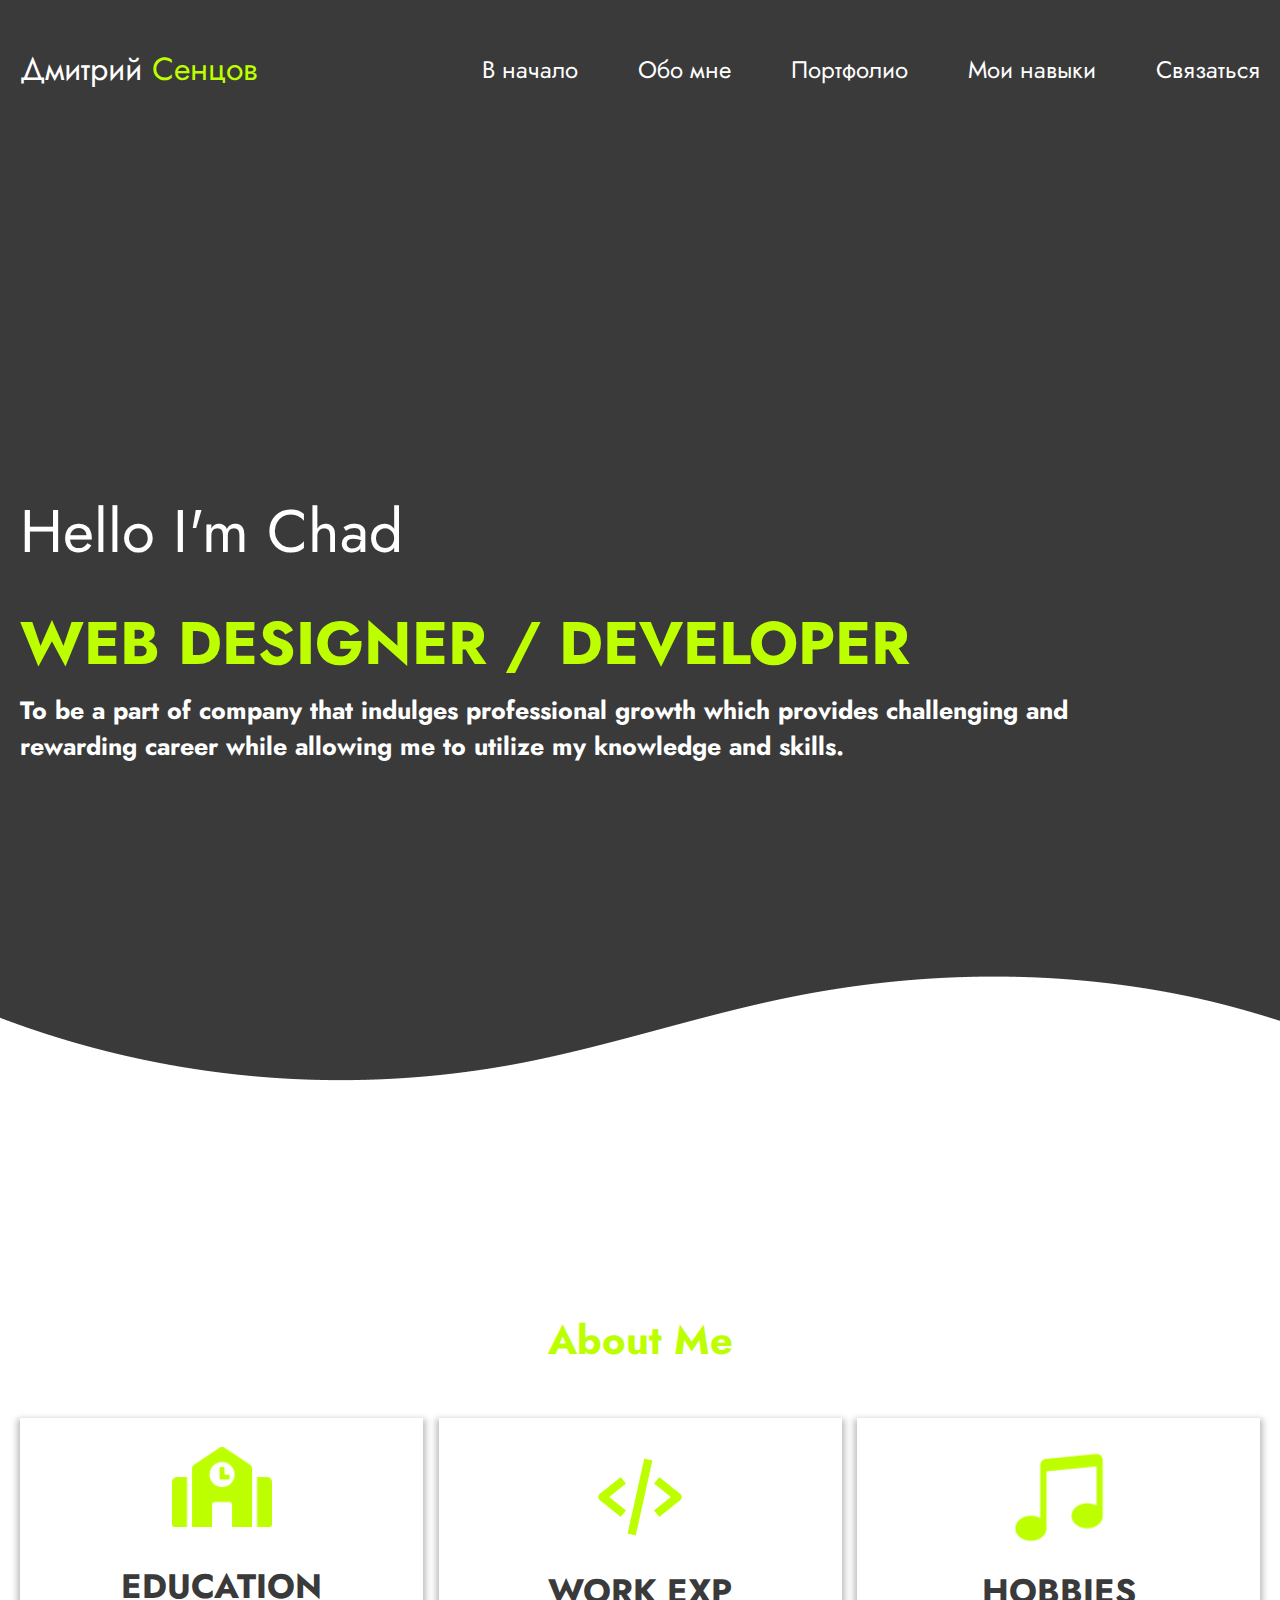
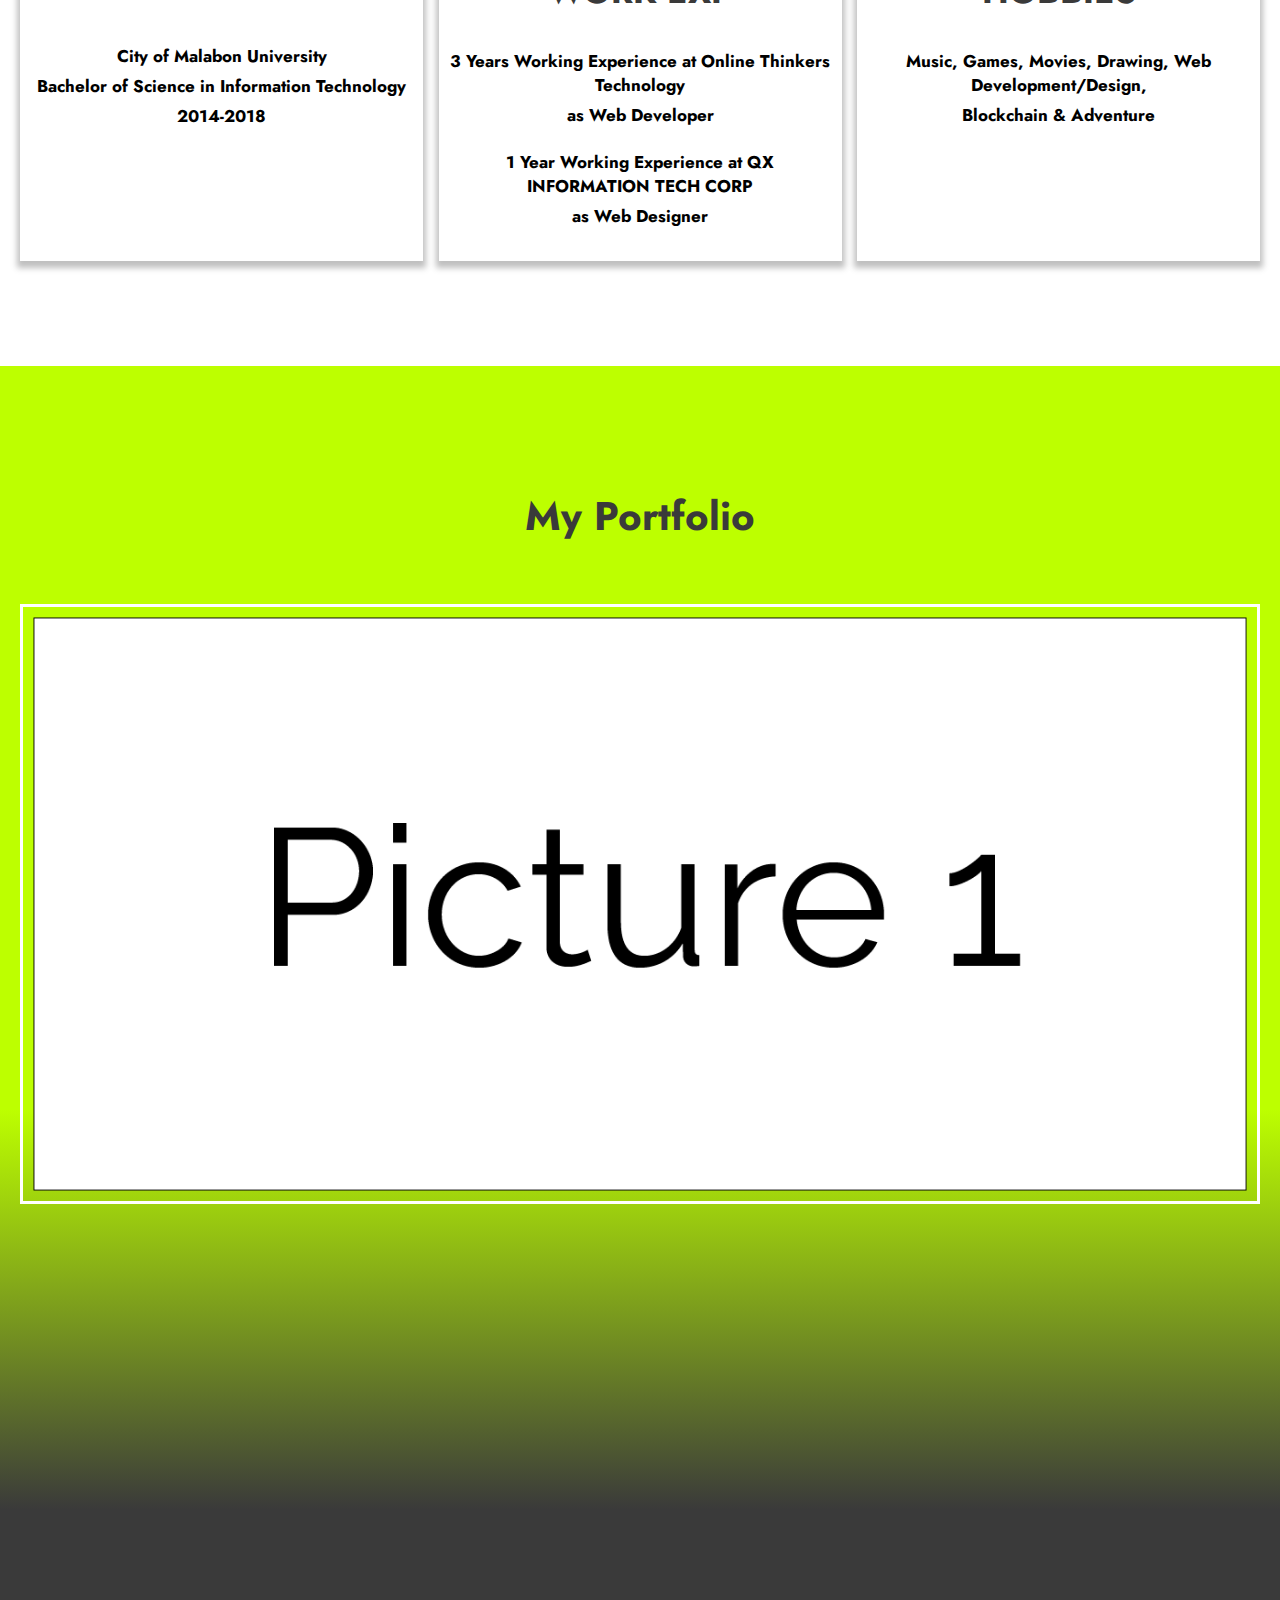
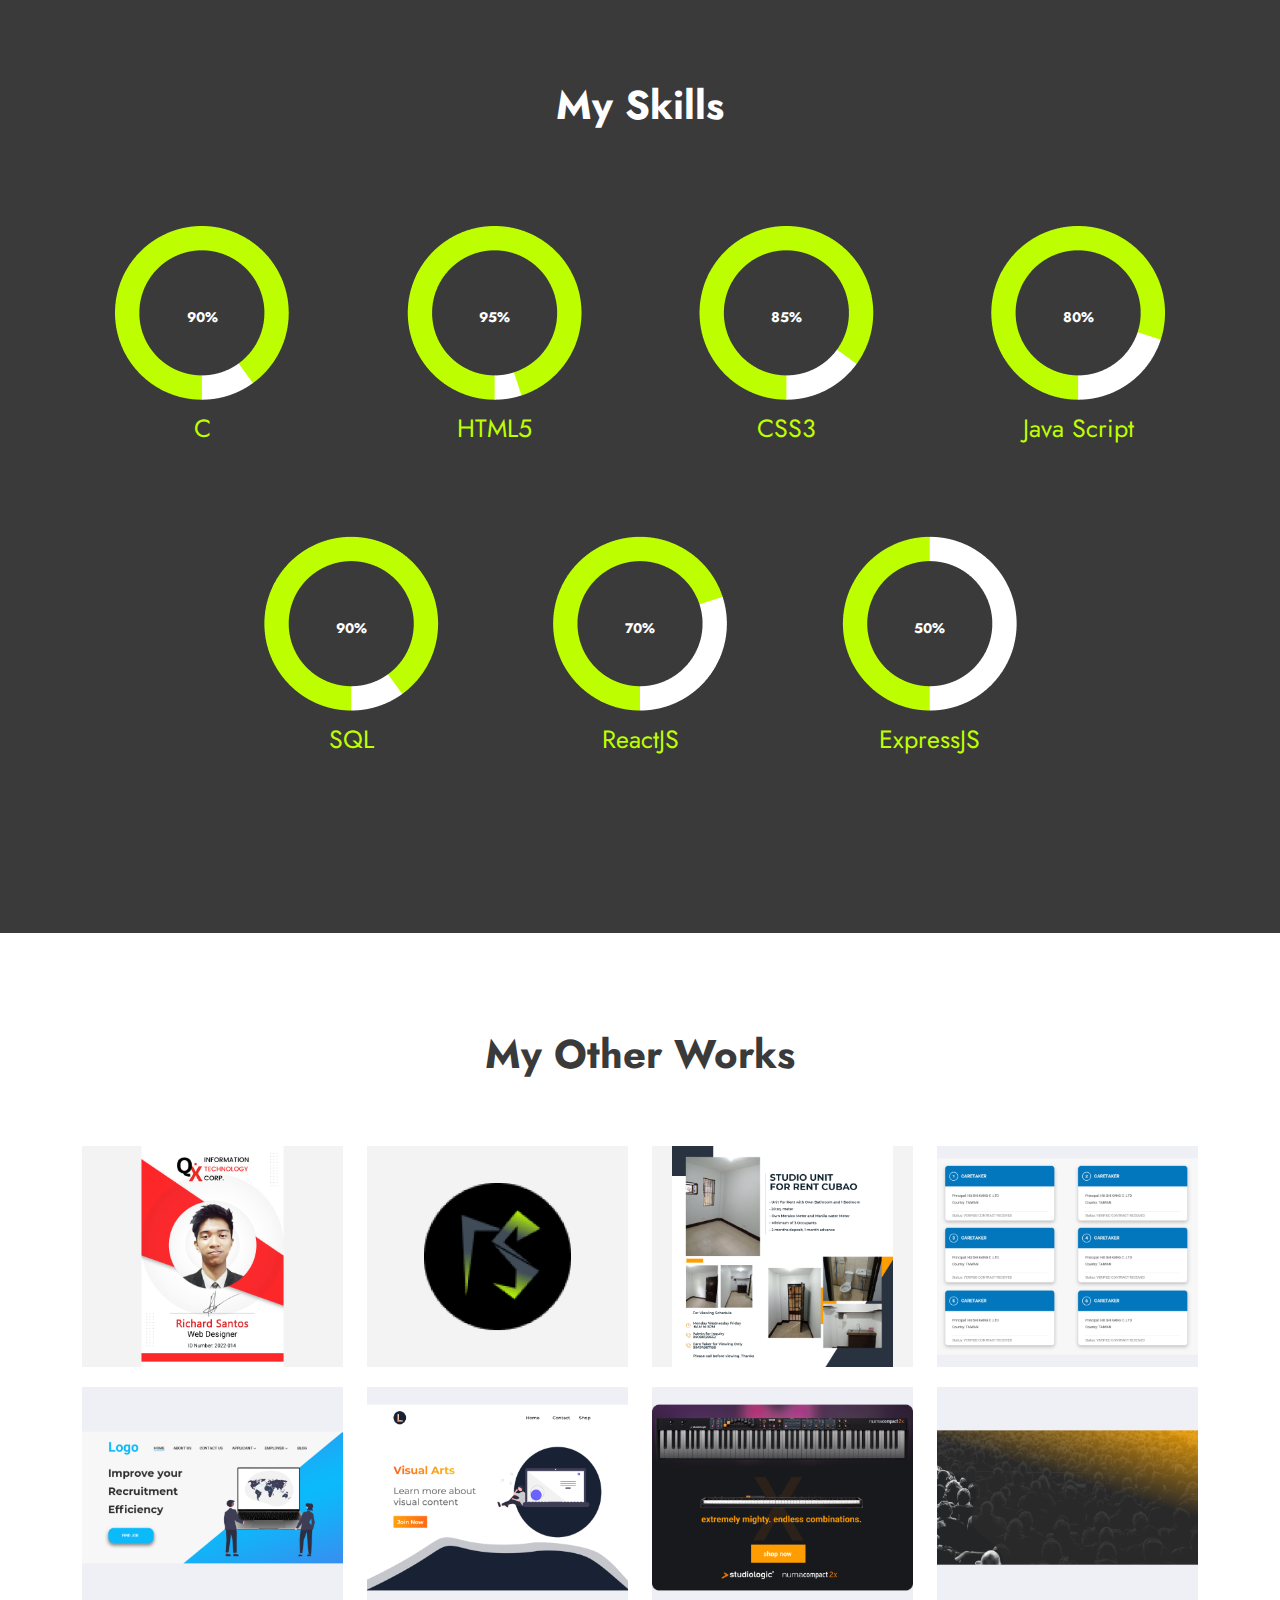
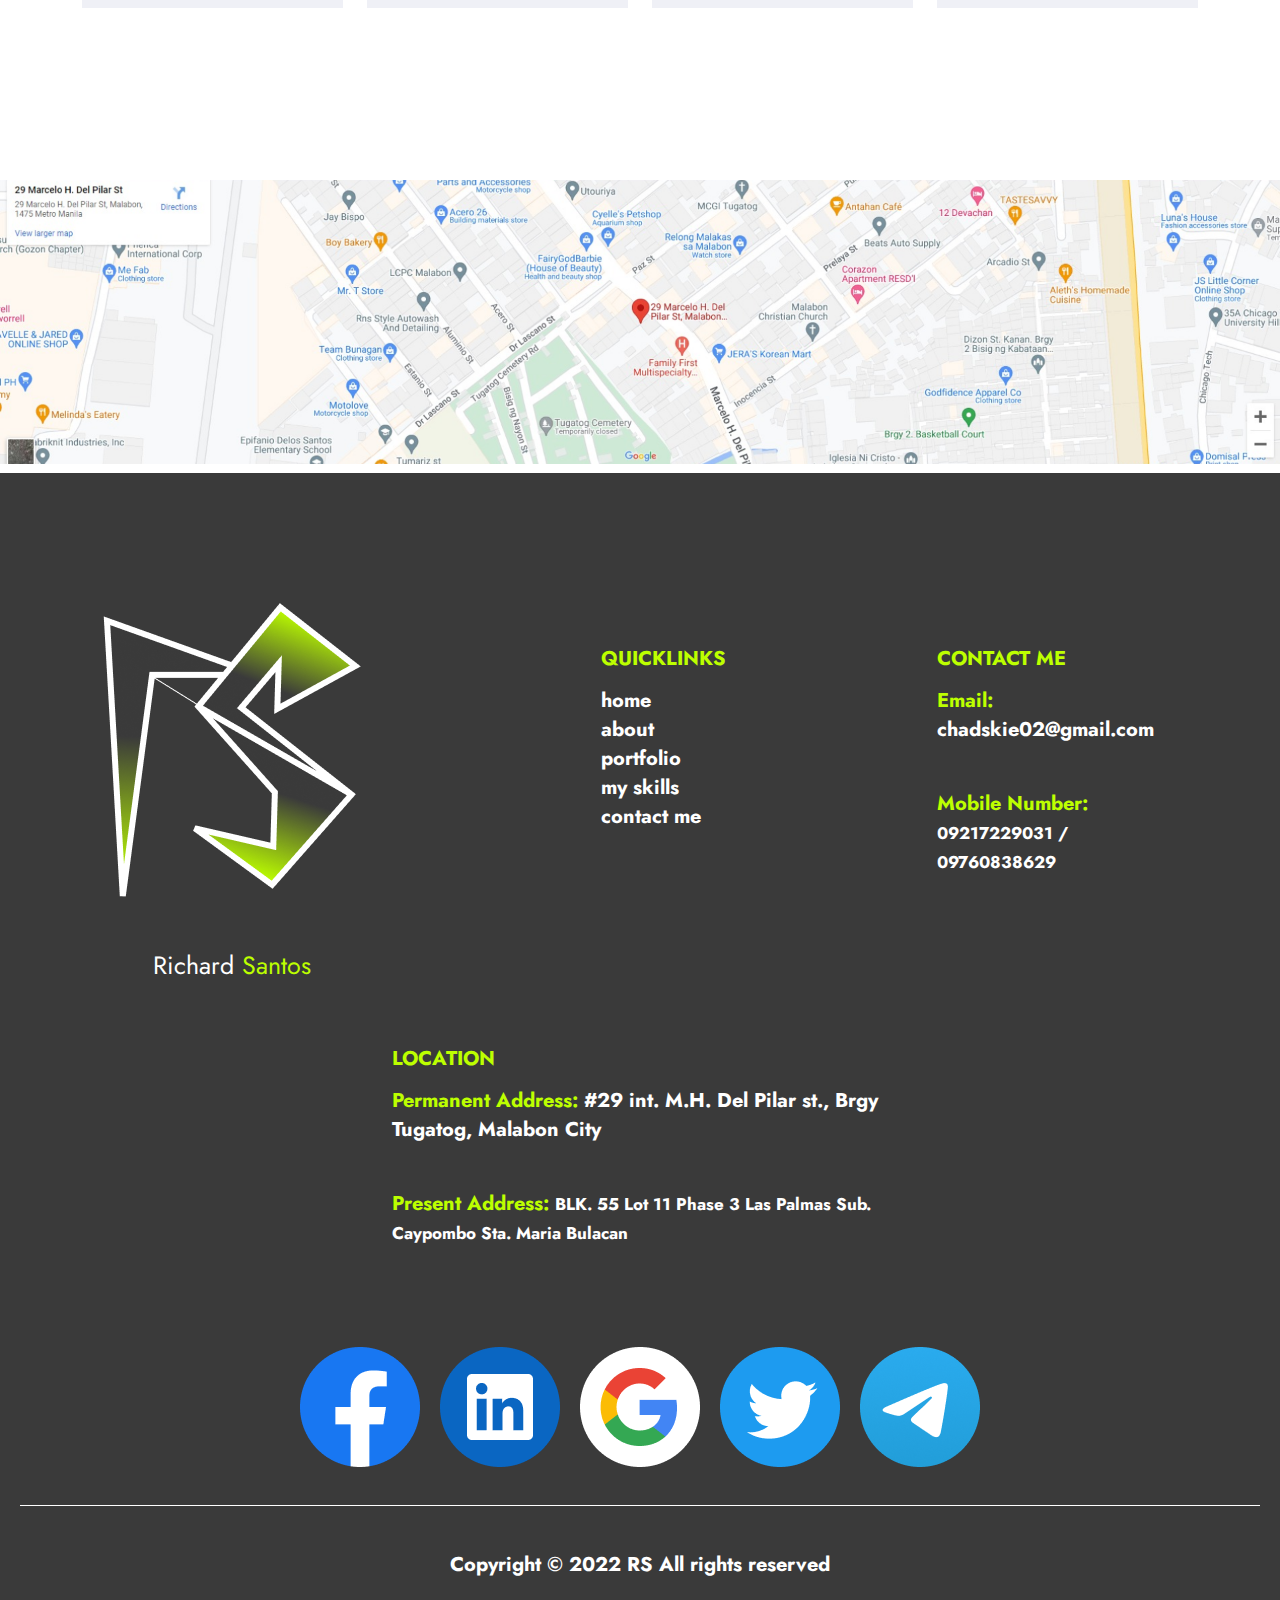
<file: index.html>
<!DOCTYPE html>
<html lang="en">
  <head>
    <meta charset="UTF-8" />
    <meta name="viewport" content="width=device-width, initial-scale=1.0" />
    <title>Portfolio</title>
    <link rel="preconnect" href="https://fonts.googleapis.com" />
    <link rel="preconnect" href="https://fonts.gstatic.com" crossorigin />
    <link
      href="https://fonts.googleapis.com/css2?family=Hi+Melody&family=Jost:wght@400;700&display=swap"
      rel="stylesheet"
    />
    <link rel="stylesheet" href="style.css" />
    <meta name="viewport" content="width=device-width, initial-scale=1" />
  </head>
  <style></style>
  <body>
    <div class="header">
      <div class="container">
        <div class="header__inner">
          <div class="header__logo">
            <div>Дмитрий </div>
            <div style="color: #bdff00">Сенцов</div>
          </div>
          <nav class="nav">
            <a class="nav__link" href="#">В начало</a>
            <a class="nav__link" href="#">Обо мне</a>
            <a class="nav__link" href="#">Портфолио</a>
            <a class="nav__link" href="#">Мои навыки</a>
            <a class="nav__link" href="#">Связаться</a>
          </nav>
          <div class="burger">Menu</div>
        </div>
      </div>
    </div>
    <div class="intro">
      <div class="container">
        <div class="intro__container">
          <p class="intro__first">Hello I'm Chad</p>
          <p class="intro__second">WEB DESIGNER / DEVELOPER</p>
          <p class="intro__third">
            To be a part of company that indulges professional growth which
            provides challenging and rewarding career while allowing me to
            utilize my knowledge and skills.
          </p>
        </div>
      </div>
      <div class="intro__footer">
        <img src="wave.png" alt="" />
      </div>
    </div>
    <div class="about">
      <div class="container">
        <div class="about__inner">
          <h1 class="about__title">About Me</h1>
          <div class="cards">
            <div class="about__card">
              <div class="card__img">
                <img src="education.png" alt="" />
              </div>
              <div class="about__card__text">
                <h1 class="card__title">EDUCATION</h1>
                <p>City of Malabon University</p>
                <p>Bachelor of Science in Information Technology</p>
                <p>2014-2018</p>
              </div>
            </div>
            <div class="about__card">
              <div class="card__img">
                <img src="work.png" alt="" />
              </div>
              <div class="about__card__text">
                <h1 class="card__title">WORK EXP</h1>
                <p>3 Years Working Experience at Online Thinkers Technology</p>
                <p style="margin-bottom: 20px">as Web Developer</p>
                <p>1 Year Working Experience at QX INFORMATION TECH CORP</p>
                <p>as Web Designer</p>
              </div>
            </div>
            <div class="about__card">
              <div class="card__img">
                <img src="hobbies.png" alt="" />
              </div>
              <div class="about__card__text">
                <h1 class="card__title">HOBBIES</h1>
                <p>Music, Games, Movies, Drawing, Web Development/Design,</p>
                <p>Blockchain & Adventure</p>
              </div>
            </div>
          </div>
        </div>
      </div>
    </div>
    <div class="portfolio">
      <div class="container">
        <div class="portfolio__title">
          <h1>My Portfolio</h1>
        </div>
        <div class="portfolio__pictures_container">
          <img class="portfolio__picture" src="pic1.png" alt="" />
        </div>
      </div>
    </div>
    <div class="skills">
      <div class="container">
        <div class="skills__inner">
          <div class="skills__title">
            <h1>My Skills</h1>
          </div>
          <div class="skills__circle__row__upper">
            <div class="skills__circle__container">
              <img src="C.png" alt="" />
              <span>C</span>
              <p>90%</p>
            </div>
            <div class="skills__circle__container">
              <img src="HTML.png" alt="" />
              <span>HTML5</span>
              <p>95%</p>
            </div>
            <div class="skills__circle__container">
              <img src="CSS.png" alt="" />
              <span>CSS3</span>
              <p>85%</p>
            </div>
            <div class="skills__circle__container">
              <img src="JS.png" alt="" />
              <span>Java Script</span>
              <p>80%</p>
            </div>
          </div>
          <div class="skills__circle__row">
            <div class="skills__circle__container">
              <img src="SQL.png" alt="" />
              <span>SQL</span>
              <p>90%</p>
            </div>
            <div class="skills__circle__container">
              <img src="RJS.png" alt="" />
              <span>ReactJS</span>
              <p>70%</p>
            </div>
            <div class="skills__circle__container">
              <img src="EJS.png" alt="" />
              <span>ExpressJS</span>
              <p>50%</p>
            </div>
          </div>
        </div>
      </div>
    </div>
    <div class="work">
      <div class="container">
        <div class="work__title">
          <h1>My Other Works</h1>
        </div>
        <div class="card__container">
          <img src="work1.png" alt="" />
          <img src="work2.png" alt="" />
          <img src="work3.png" alt="" />
          <img src="work4.png" alt="" />
          <img src="work5.png" alt="" />
          <img src="work6.png" alt="" />
          <img src="work7.png" alt="" />
          <img src="work8.png" alt="" />
        </div>
      </div>
    </div>
    <div class="map">
      <img src="map.png" alt="" />
    </div>
    <div class="contact">
      <div class="container">
        <div class="contact__inner">
          <div class="contact__row">
            <div class="contact__logo">
              <img style="margin-bottom: 50px" src="logo.png" alt="" />
              <div style="display: flex">
                <div style="color: #fff">Richard </div>
                <div style="color: #bdff00">Santos</div>
              </div>
            </div>
            <div class="contact__links first_link">
              <h1>QUICKLINKS</h1>
              <div class="contact__navigation">
                <a href="#">home</a>
                <a href="#">about</a>
                <a href="#">portfolio</a>
                <a href="#">my skills</a>
                <a href="#">contact me</a>
              </div>
            </div>
            <div class="contact__links second_link">
              <h1>CONTACT ME</h1>
              <div style="margin-bottom: 45px">
                <span class="contact__highlight">Email:</span>
                <span>chadskie02@gmail.com</span>
              </div>
              <div>
                <span class="contact__highlight">Mobile Number:</span>
                <span style="font-size: 17px"> 09217229031 / 09760838629</span>
              </div>
            </div>
            <div class="contact__links third_link">
              <h1>LOCATION</h1>
              <div style="margin-bottom: 45px">
                <span class="contact__highlight">Permanent Address:</span>
                <span
                  >#29 int. M.H. Del Pilar st., Brgy Tugatog, Malabon City</span
                >
              </div>
              <div>
                <span class="contact__highlight">Present Address:</span>
                <span style="font-size: 17px">
                  BLK. 55 Lot 11 Phase 3 Las Palmas Sub. Caypombo Sta. Maria
                  Bulacan</span
                >
              </div>
            </div>
          </div>
          <div class="img__links">
            <a class="img__link" href="#">
              <img style="width: 100%" src="facebook.png" alt="" />
            </a>
            <a class="img__link" href="#">
              <img src="ldn.png" alt="" />
            </a>
            <a class="img__link" href="#">
              <img src="google.png" alt="" />
            </a>
            <a class="img__link" href="#">
              <img src="twitter.png" alt="" />
            </a>
            <a class="img__link" href="#">
              <img src="tg.png" alt="" />
            </a>
          </div>
          <div class="contact__footer">
            <h1>Copyright © 2022 RS All rights reserved</h1>
          </div>
        </div>
      </div>
    </div>
  </body>
</html>
</file>
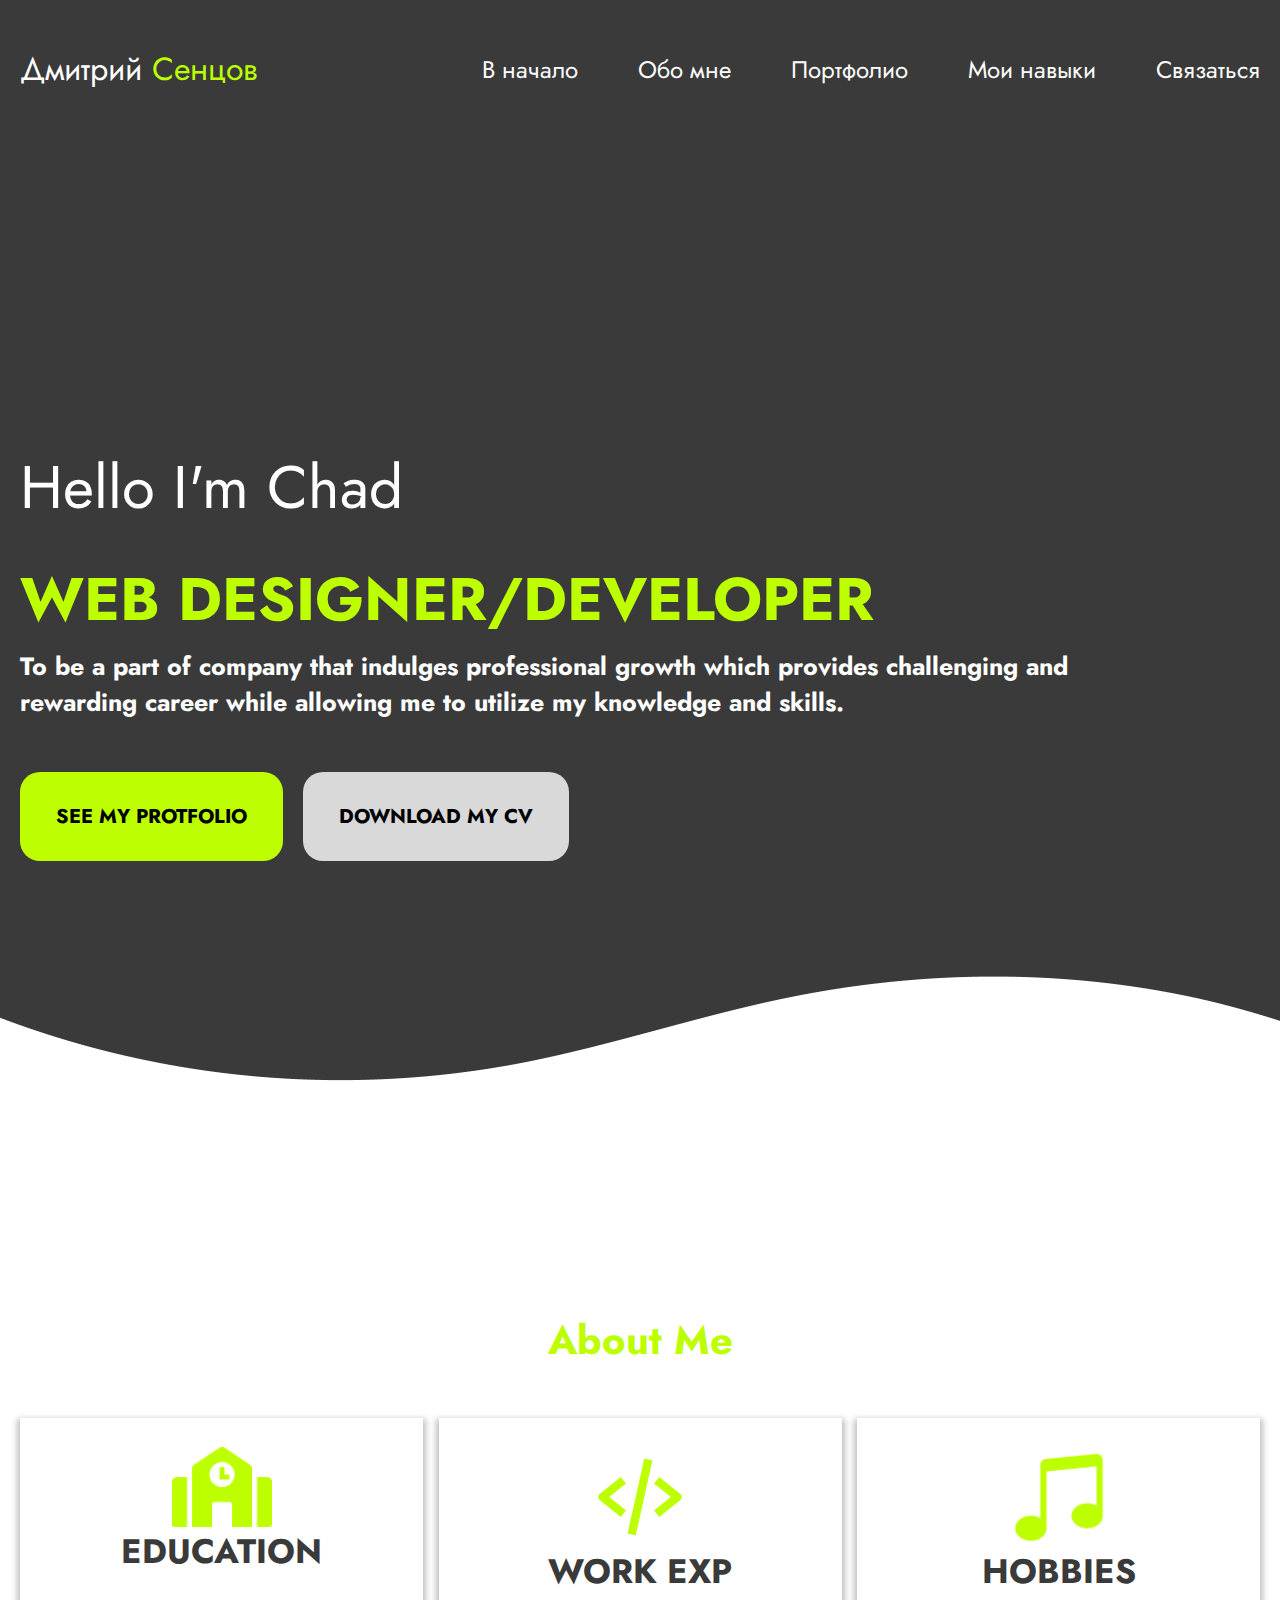
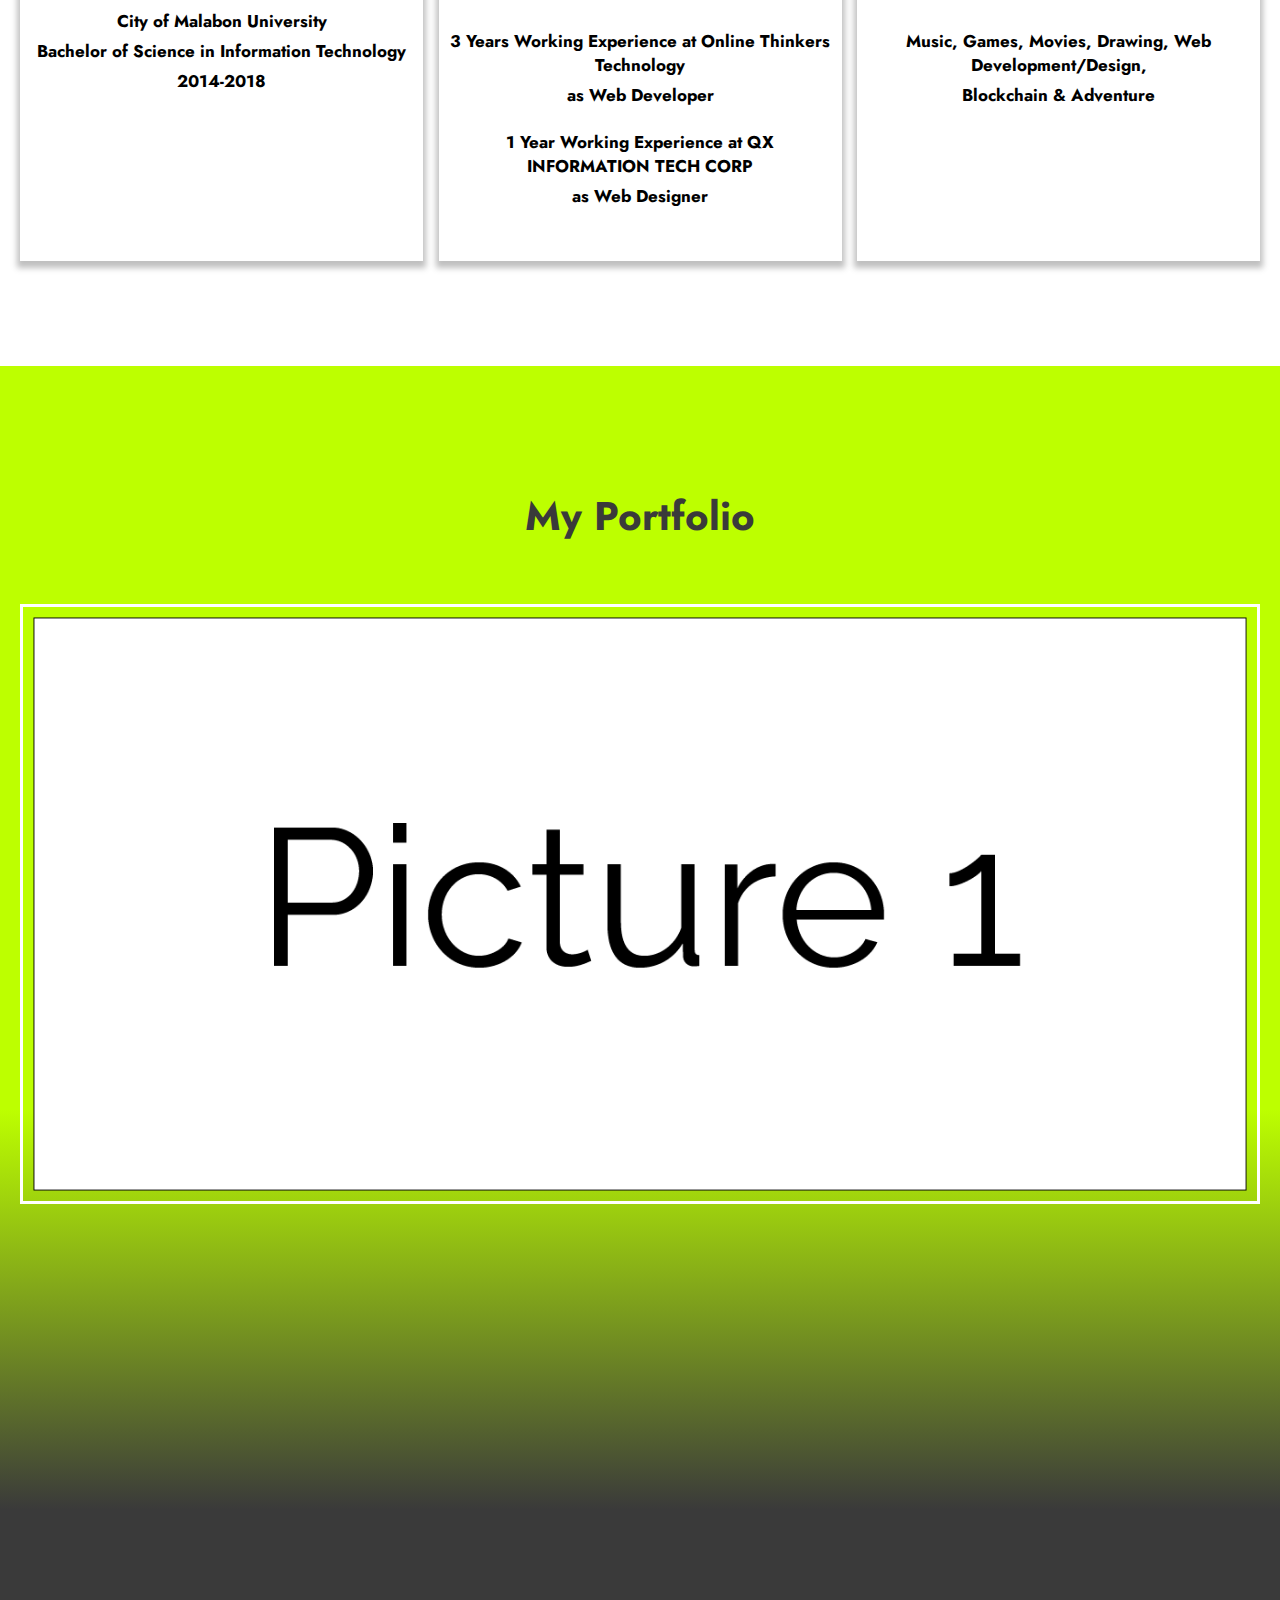
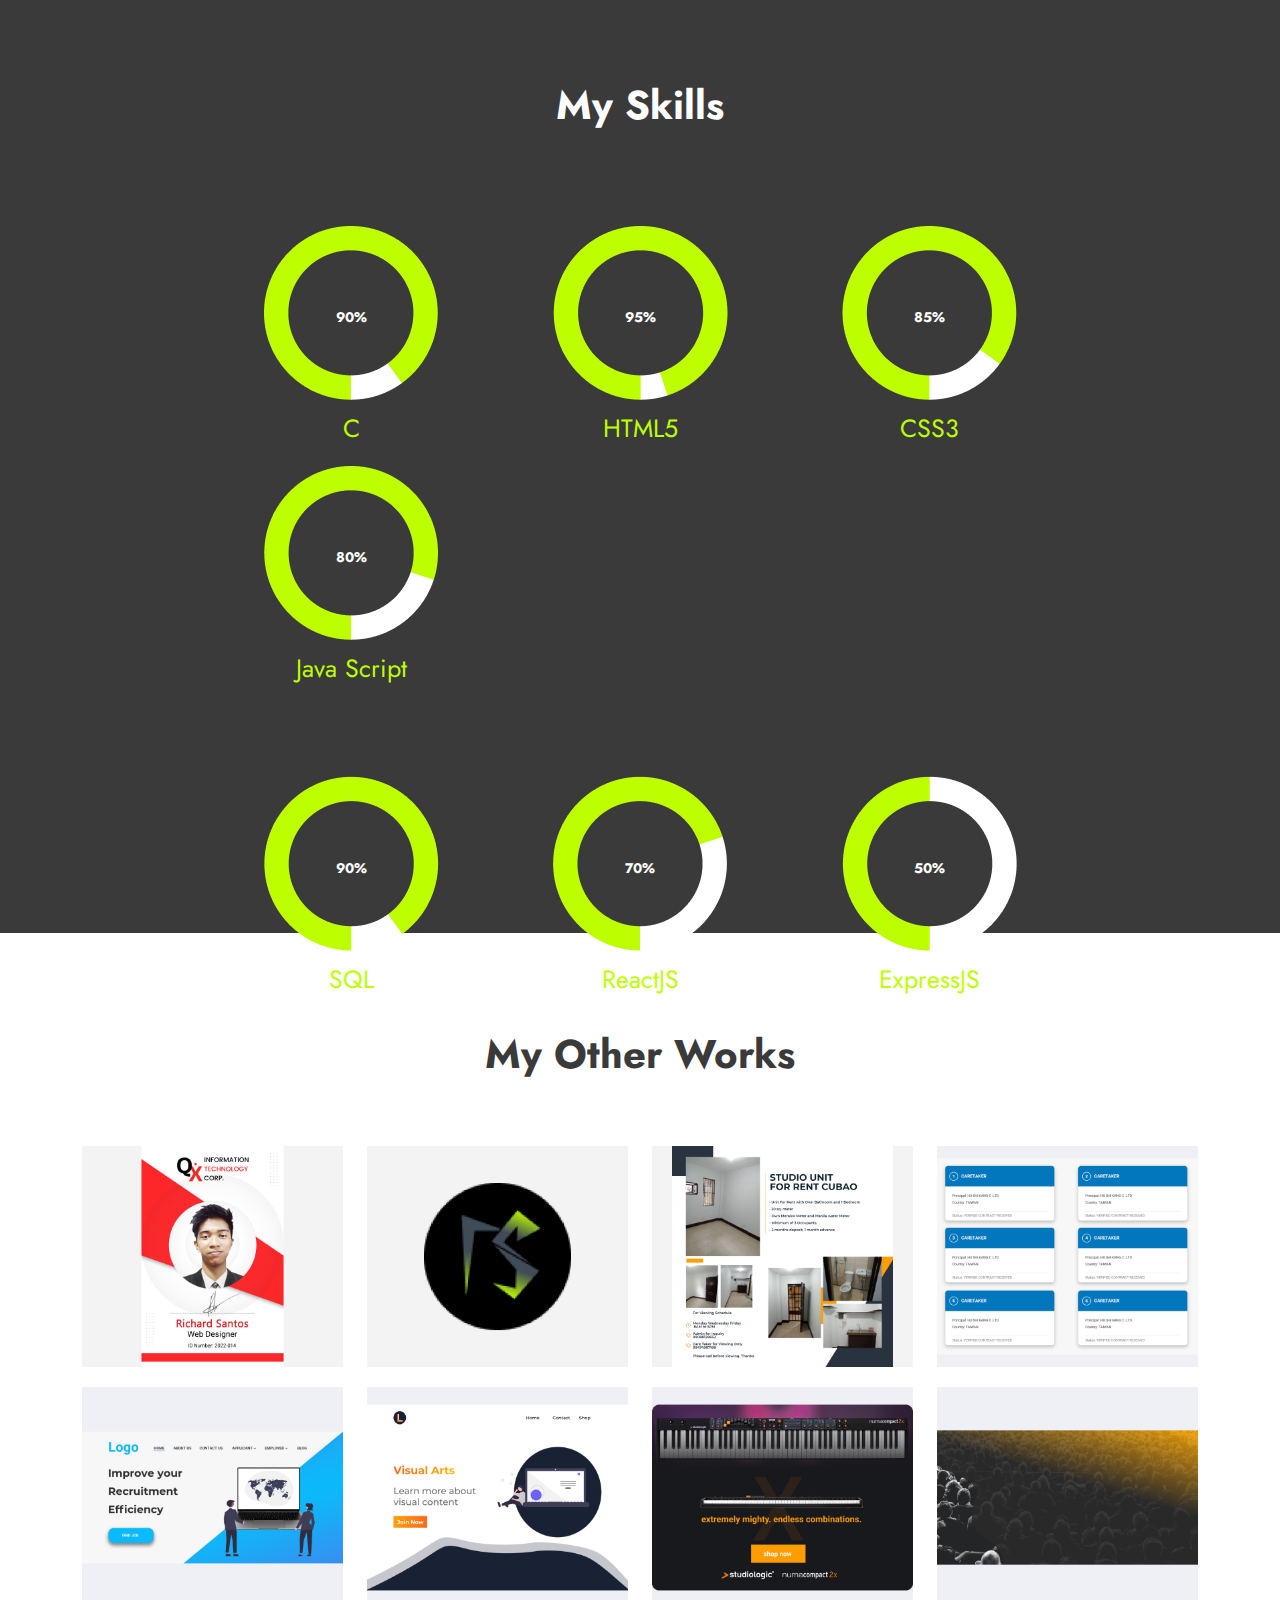
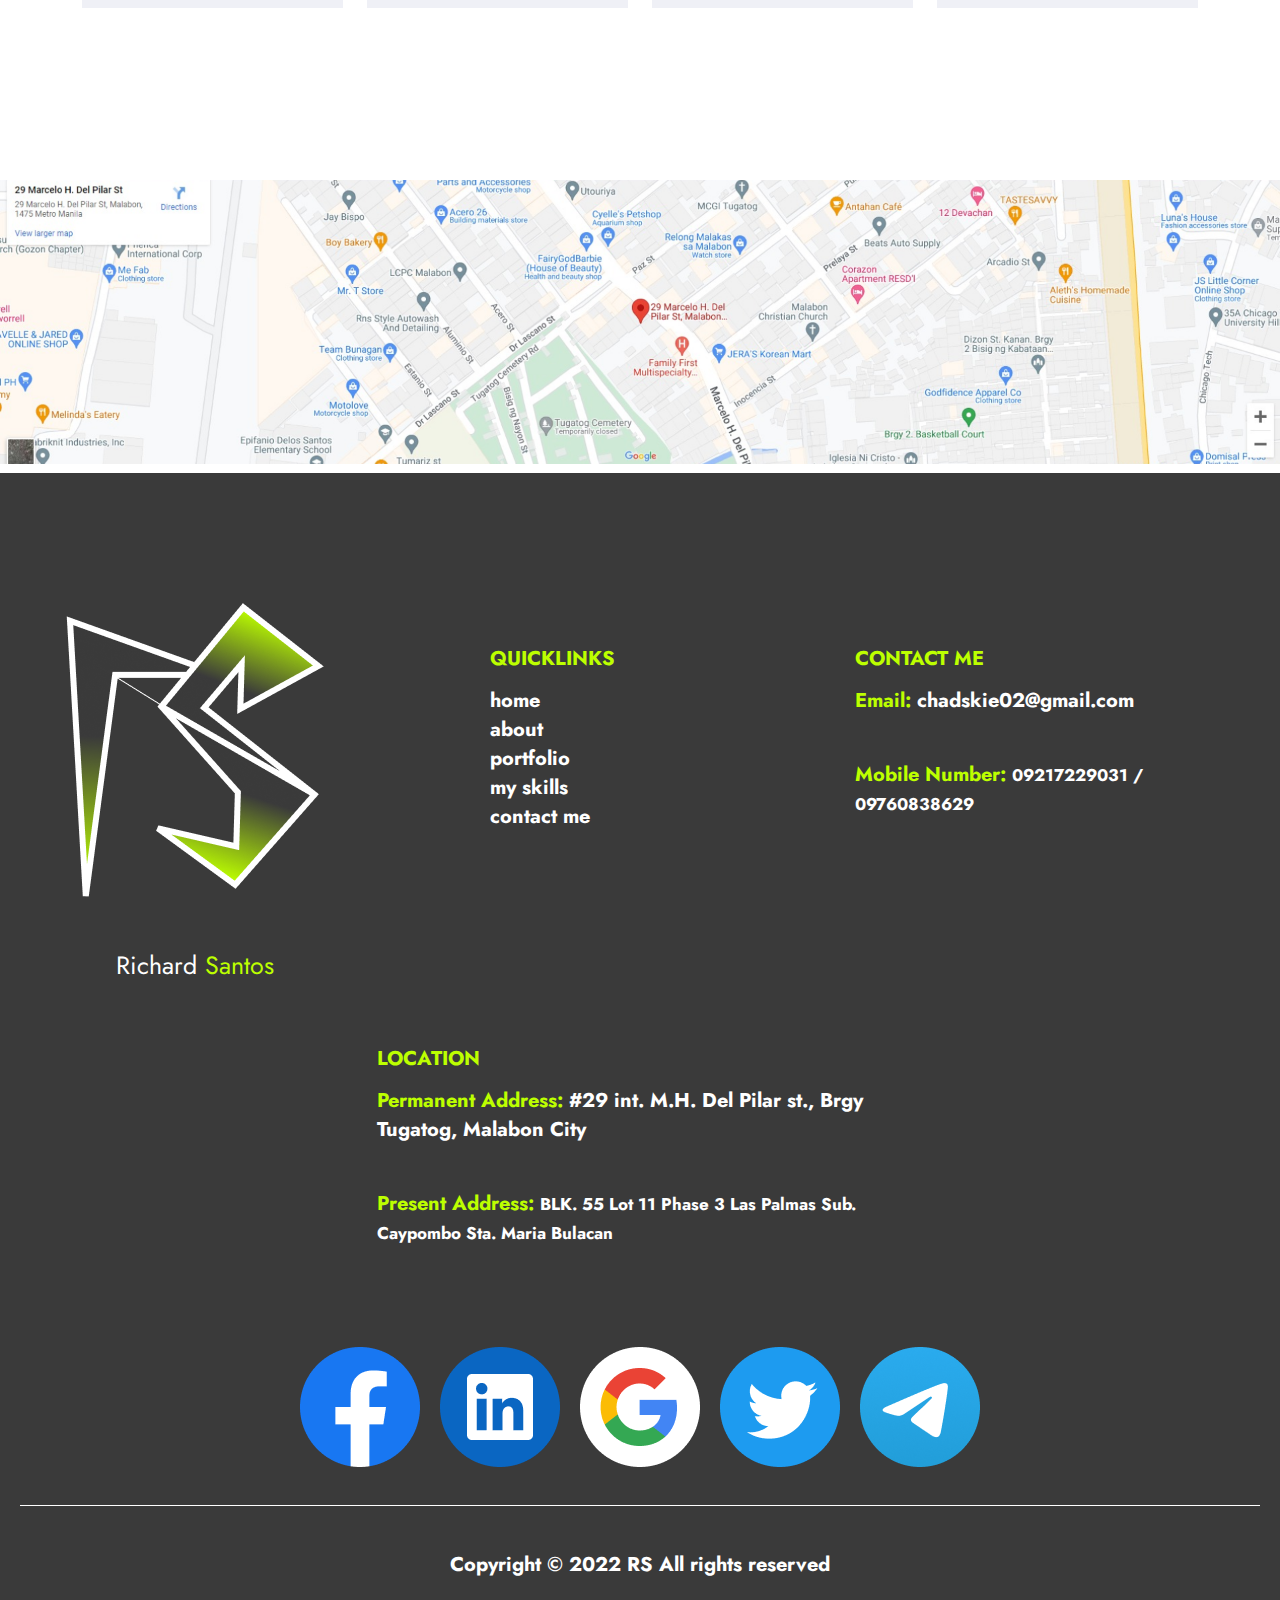
<file: index_not_adaptive.html>
<!DOCTYPE html>
<html lang="en">
  <head>
    <meta charset="UTF-8" />
    <meta name="viewport" content="width=device-width, initial-scale=1.0" />
    <title>Portfolio</title>
    <link rel="preconnect" href="https://fonts.googleapis.com" />
    <link rel="preconnect" href="https://fonts.gstatic.com" crossorigin />
    <link
      href="https://fonts.googleapis.com/css2?family=Hi+Melody&family=Jost:wght@400;700&display=swap"
      rel="stylesheet"
    />
    <link rel="stylesheet" href="style.css" />
    <meta name="viewport" content="width=device-width, initial-scale=1" />
  </head>
  <style></style>
  <body>
    <div class="header">
      <div class="container">
        <div class="header__inner">
          <div class="header__logo">
            <div>Дмитрий </div>
            <div style="color: #bdff00">Сенцов</div>
          </div>
          <nav class="nav">
            <a class="nav__link" href="#">В начало</a>
            <a class="nav__link" href="#">Обо мне</a>
            <a class="nav__link" href="#">Портфолио</a>
            <a class="nav__link" href="#">Мои навыки</a>
            <a class="nav__link" href="#">Связаться</a>
          </nav>
        </div>
      </div>
    </div>
    <div class="intro">
      <div class="container">
        <div class="intro__container">
          <p class="intro__first">Hello I'm Chad</p>
          <p class="intro__second">WEB DESIGNER/DEVELOPER</p>
          <p class="intro__third">
            To be a part of company that indulges professional growth which
            provides challenging and rewarding career while allowing me to
            utilize my knowledge and skills.
          </p>
        </div>
        <div class="intro__container__buttons">
          <a class="btn btn--green" href="#">SEE MY PROTFOLIO </a>
          <a class="btn btn--gray" href="#">DOWNLOAD MY CV </a>
        </div>
      </div>
      <div class="intro__footer">
        <img src="wave.png" alt="" />
      </div>
    </div>
    <div class="about">
      <div class="container">
        <div class="about__inner">
          <h1 class="about__title">About Me</h1>
          <div class="cards">
            <div class="about__card">
              <img src="education.png" alt="" />
              <div class="about__card__text">
                <h1 class="card__title">EDUCATION</h1>
                <p>City of Malabon University</p>
                <p>Bachelor of Science in Information Technology</p>
                <p>2014-2018</p>
              </div>
            </div>
            <div class="about__card">
              <img src="work.png" alt="" />
              <div class="about__card__text">
                <h1 class="card__title">WORK EXP</h1>
                <p>3 Years Working Experience at Online Thinkers Technology</p>
                <p style="margin-bottom: 20px">as Web Developer</p>
                <p>1 Year Working Experience at QX INFORMATION TECH CORP</p>
                <p>as Web Designer</p>
              </div>
            </div>
            <div class="about__card">
              <img src="hobbies.png" alt="" />
              <div class="about__card__text">
                <h1 class="card__title">HOBBIES</h1>
                <p>Music, Games, Movies, Drawing, Web Development/Design,</p>
                <p>Blockchain & Adventure</p>
              </div>
            </div>
          </div>
        </div>
      </div>
    </div>
    <div class="portfolio">
      <div class="container">
        <div class="portfolio__title">
          <h1>My Portfolio</h1>
        </div>
        <div class="portfolio__pictures_container">
          <img class="portfolio__picture" src="pic1.png" alt="" />
        </div>
      </div>
    </div>
    <div class="skills">
      <div class="container">
        <div class="skills__inner">
          <div class="skills__title">
            <h1>My Skills</h1>
          </div>
          <div
            class="skills__circle__row"
            style="width: 1070px; margin-bottom: 70px"
          >
            <div class="skills__circle__container">
              <img src="C.png" alt="" />
              <span>C</span>
              <p>90%</p>
            </div>
            <div class="skills__circle__container">
              <img src="HTML.png" alt="" />
              <span>HTML5</span>
              <p>95%</p>
            </div>
            <div class="skills__circle__container">
              <img src="CSS.png" alt="" />
              <span>CSS3</span>
              <p>85%</p>
            </div>
            <div class="skills__circle__container">
              <img src="JS.png" alt="" />
              <span>Java Script</span>
              <p>80%</p>
            </div>
          </div>
          <div class="skills__circle__row" style="width: 772px">
            <div class="skills__circle__container">
              <img src="SQL.png" alt="" />
              <span>SQL</span>
              <p>90%</p>
            </div>
            <div class="skills__circle__container">
              <img src="RJS.png" alt="" />
              <span>ReactJS</span>
              <p>70%</p>
            </div>
            <div class="skills__circle__container">
              <img src="EJS.png" alt="" />
              <span>ExpressJS</span>
              <p>50%</p>
            </div>
          </div>
        </div>
      </div>
    </div>
    <div class="work">
      <div class="container">
        <div class="work__title">
          <h1>My Other Works</h1>
        </div>
        <div class="card__container">
          <img src="work1.png" alt="" />
          <img src="work2.png" alt="" />
          <img src="work3.png" alt="" />
          <img src="work4.png" alt="" />
          <img src="work5.png" alt="" />
          <img src="work6.png" alt="" />
          <img src="work7.png" alt="" />
          <img src="work8.png" alt="" />
        </div>
      </div>
    </div>
    <div class="map">
      <img style="max-height: 428px" src="map.png" alt="" />
    </div>
    <div class="contact">
      <div class="container">
        <div class="contact__row">
          <div class="contact__logo">
            <img style="margin-bottom: 50px" src="logo.png" alt="" />
            <div style="display: flex">
              <div style="color: #fff">Richard </div>
              <div style="color: #bdff00">Santos</div>
            </div>
          </div>
          <div style="width: 252px" class="contact__links">
            <h1>QUICKLINKS</h1>
            <div class="contact__navigation">
              <a href="#">home</a>
              <a href="#">about</a>
              <a href="#">portfolio</a>
              <a href="#">my skills</a>
              <a href="#">contact me</a>
            </div>
          </div>
          <div style="width: 359px" class="contact__links">
            <h1>CONTACT ME</h1>
            <div style="margin-bottom: 45px">
              <span class="contact__highlight">Email:</span>
              <span>chadskie02@gmail.com</span>
            </div>
            <div>
              <span class="contact__highlight">Mobile Number:</span>
              <span style="font-size: 17px"> 09217229031 / 09760838629</span>
            </div>
          </div>
          <div style="width: 527px" class="contact__links">
            <h1>LOCATION</h1>
            <div style="margin-bottom: 45px">
              <span class="contact__highlight">Permanent Address:</span>
              <span
                >#29 int. M.H. Del Pilar st., Brgy Tugatog, Malabon City</span
              >
            </div>
            <div>
              <span class="contact__highlight">Present Address:</span>
              <span style="font-size: 17px">
                BLK. 55 Lot 11 Phase 3 Las Palmas Sub. Caypombo Sta. Maria
                Bulacan</span
              >
            </div>
          </div>
        </div>
        <div class="img__links">
          <a href="#">
            <img src="facebook.png" alt="" />
          </a>
          <a href="#">
            <img src="ldn.png" alt="" />
          </a>
          <a href="#">
            <img src="google.png" alt="" />
          </a>
          <a href="#">
            <img src="twitter.png" alt="" />
          </a>
          <a href="#">
            <img src="tg.png" alt="" />
          </a>
        </div>
        <div class="contact__footer">
          <h1>Copyright © 2022 RS All rights reserved</h1>
        </div>
      </div>
    </div>
  </body>
</html>
</file>
<file: style.css>
*,
*:before,
*:after {
  box-sizing: border-box;
}

body {
  margin: 0;
  font-family: "Jost", sans-serif;
  font-size: 25px;
  -webkit-font-smoothing: antialised;
}

/*Container =========================*/

.container {
  max-width: 1620px;
  width: 100%;
  margin: 0 auto;
  padding: 0 20px;
}

/*Header =========================*/

.header {
  width: 100%;
  height: 138px;
  background-color: #3a3a3a;
  position: absolute;
  left: 0;
  top: 0;
  z-index: 1000;
  display: flex;
  align-items: center;
}

.header__inner {
  display: flex;
  justify-content: space-between;
  align-items: center;
  color: #fff;
}

.header__logo {
  display: flex;
  font-size: 32px;
}

.nav {
  display: flex;
  font-size: 24px;
}

.nav__link {
  margin-left: 60px;
  color: #fff;
  text-decoration: none;
  transition: color 0.2s linear;
}

.nav__link:first-child {
  margin-left: 0;
}

.nav__link:hover {
  color: #bdff00;
}

/*Intro =========================*/

.intro {
  height: 1166px;
  background-color: #3a3a3a;
  padding-top: 138px;
  position: relative;
  display: flex;
  flex-direction: column;
  justify-content: center;
}

.intro__container {
  max-width: 1073px;
  font-size: 60px;
}

.intro__first {
  color: #fff;
  margin: 0;
  padding-bottom: 25px;
}

.intro__second {
  color: #bdff00;
  font-weight: 700;
  margin: 0;
  padding-bottom: 5px;
}

.intro__third {
  margin: 0;
  color: #fff;
  font-size: 25px;
  font-weight: 700;
  padding-bottom: 52px;
}

.intro__container__buttons {
  display: flex;
  flex-direction: row;
}

.btn {
  display: inline-block;
  vertical-align: top;

  font-size: 20px;
  font-weight: 700;
  text-transform: uppercase;
  text-decoration: none;
  color: #000;

  padding: 30px 36px;
  border-radius: 20px;
  margin-right: 20px;

  transition: background-color 0.1s linear;
}

.btn--green {
  background-color: #bdff00;
}

.btn--green:hover {
  background-color: #abe901;
}

.btn--gray {
  background-color: #d9d9d9;
}

.btn--gray:hover {
  background-color: #b6b6b6;
}

.intro__footer {
  background-color: #fff;
  height: 192px;
  width: 100%;
  position: absolute;
  left: 0;
  bottom: 0;
  overflow: hidden;
}

/*About =========================*/

.about {
  height: 800px;
  display: flex;
  flex-direction: column;
  justify-content: center;
  background-color: #fff;
}

.about__inner {
  display: flex;
  flex-direction: column;
  align-items: center;
}

.about__title {
  display: flex;
  justify-content: space-between;
  align-items: center;
  height: 137px;
  color: #bdff00;
  font-size: 40px;
  margin: 0;
  margin-bottom: 10px;
}

.cards {
  width: 100%;
  display: flex;
  flex-wrap: wrap;
  justify-content: space-between;
  align-items: center;
}

.about__card {
  width: 32.5%;
  height: 443px;
  box-shadow: 0 4px 6px 3px rgb(0, 0, 0, 0.25);
  display: flex;
  flex-direction: column;
  align-items: center;
  position: relative;
  padding-top: 29px;
  padding-bottom: 24px;
}

.about__card img {
  width: 100px;
}

.card__img {
  width: 100px;
  height: 100px;
  margin-bottom: 20px;
}

.about__card__text p {
  margin: 3px auto;
  font-weight: 700;
  font-size: 17px;
  color: black;
  padding: 0 8px;
}

.about__card__text {
  width: 100%;
  height: 265px;
  display: flex;
  flex-direction: column;
  align-items: center;
  text-align: center;
  margin-bottom: 25px;
}

.card__title {
  margin: 0 auto;
  font-size: 34px;
  text-transform: uppercase;
  margin-bottom: 30px;
  color: #3a3a3a;
}

.about__card:last-child {
  margin-right: 0;
}

/*Portfolio =========================*/

.portfolio {
  height: 1144px;
  background: rgb(189, 255, 0);
  background: linear-gradient(
    180deg,
    rgba(189, 255, 0, 1) 0%,
    rgba(189, 255, 0, 1) 65%,
    rgba(58, 58, 58, 1) 100%
  );
  padding-top: 61px;
}

.portfolio__title {
  height: 129px;
  display: flex;
  flex-direction: column;
  justify-content: center;
  padding: 0;
  margin: 24px;
}

.portfolio__title h1 {
  font-size: 40px;
  color: #3a3a3a;
  margin: 0 auto;
}

.portfolio__pictures_container {
  display: flex;
  flex-direction: column;
  justify-content: center;
  border: solid;
  border-width: 3px;
  border-color: #fff;
  padding: 10px;
  width: 1346px;
  margin: 0 auto;
}

/*Skills =========================*/

.skills {
  height: 1023px;
  background-color: #3a3a3a;
  padding: 83px;
}

.skills__inner {
  display: flex;
  flex-direction: column;
  justify-content: center;
}

.skills__title {
  height: 175px;
  display: flex;
  flex-direction: column;
  justify-content: center;
  padding: 0;
  margin: 24px auto;
  width: 100%;
}

.skills__title h1 {
  font-size: 40px;
  color: #fff;
  margin: 0 auto;
}

.skills__circle__row__upper {
  margin: 0 auto;
  display: flex;
  flex-wrap: wrap;
  justify-content: space-between;
  max-width: 1070px;
  width: 100%;
  margin-bottom: 70px;
}

.skills__circle__row {
  margin: 0 auto;
  display: flex;
  flex-wrap: wrap;
  justify-content: space-between;
  max-width: 772px;
  width: 100%;
}

.skills__circle__container {
  width: 174px;
  display: flex;
  flex-direction: column;
  align-items: center;
  position: relative;
  margin: 10px;
}

.skills__circle__container img {
  margin-bottom: 10px;
}

.skills__circle__container span {
  margin: 0 auto;
  color: #bdff00;
}

.skills__circle__container p {
  margin: 0;
  position: absolute;
  top: 37%;
  font-size: 14px;
  font-weight: 700;
  color: #fff;
}

/*Work =========================*/

.work {
  height: 1036px;
  background-color: #fff;
  padding: 52px;
}

.work__title {
  height: 137px;
  margin-bottom: 24px;
  display: flex;
  flex-direction: column;
  justify-content: center;
}

.work__title h1 {
  font-size: 40px;
  color: #3a3a3a;
  margin: 0 auto;
}

.card__container {
  width: 100%;
  display: flex;
  flex-wrap: wrap;
  justify-content: space-between;
  align-items: center;
}

.card__container img {
  width: 23%;
  margin-bottom: 20px;
  margin-left: 10px;
  margin-right: 10px;
}

.map {
  overflow: hidden;
  margin: 0;
  max-height: 429px;
}

.map img {
  width: 100%;
}
/*Contact =========================*/

.contact {
  background-color: #3a3a3a;
  height: 915px;
  position: relative;
  padding-top: 130px;
}

.contact__inner {
  display: flex;
  flex-direction: column;
}

.contact__row {
  height: 383px;
  display: flex;
  gap: 20px;
  flex-direction: row;
  margin-bottom: 100px;
}

.contact__logo {
  display: flex;
  flex-direction: column;
  margin-right: 54px;
}

.contact__highlight {
  font-size: 20px;
  color: #bdff00;
  font-weight: 700;
}

.contact__logo div {
  margin: auto;
}

.contact__links {
  margin-top: 27px;
  color: #fff;
  font-weight: 700;
  font-size: 20px;
}

.first_link {
  width: 252px;
}

.second_link {
  width: 359px;
}

.third_link {
  width: 527px;
}

.contact__links h1 {
  font-size: 20px;
  color: #bdff00;
}

.contact__navigation {
  display: flex;
  flex-direction: column;
}

.contact__navigation a {
  margin: 0;
  font-weight: 700;
  font-size: 20px;
  text-decoration: none;
  color: #fff;
  transition: color 0.2s linear;
}

.contact__navigation a:hover {
  color: #bdff00;
}

.contact__footer {
  height: 118px;
  position: absolute;
  bottom: 0;
  width: 100%;
  max-width: 1620px;
  display: flex;
  flex-direction: column;
  align-items: center;
  box-shadow: 0px -1px 0px #fff;
}

.contact__footer h1 {
  font-size: 20px;
  color: #fff;
  margin: auto;
}

.img__links {
  gap: 20px;
  max-width: 700px;
  display: flex;
  justify-content: center;
  margin: auto;
}

.img__link {
  border-radius: 50%;
  transition: opacity 0.2s linear;
}

.img__link:hover {
  opacity: 0.8;
}

.img__link img {
  width: 100%;
}

/*Burger =========================*/

.burger {
  display: none;
}

/*Media =========================*/

@media (max-width: 1400px) {
  /*Portfolio =========================*/

  .portfolio__pictures_container {
    width: 100%;
  }

  /*Work =========================*/
  .work {
    height: auto;
  }

  .card__container {
    margin-bottom: 100px;
  }

  .card__container img {
    width: 23%;
    margin-bottom: 20px;
    margin-left: 10px;
    margin-right: 10px;
  }

  /*Contact =========================*/
  .contact {
    height: auto;
  }
  .contact__row {
    flex-wrap: wrap;
    justify-content: space-around;
    height: auto;
  }

  .contact__footer {
    position: relative;
    margin-top: 30px;
  }

  .first_link {
    width: 150px;
  }

  .second_link {
    width: 240px;
  }

  .third_link {
    width: 40%;
  }
}

@media (max-width: 1200px) {
  /*Header =========================*/

  .nav__link {
    margin-left: 30px;
  }

  /*Work =========================*/
  .card__container img {
    width: 31%;
    margin-bottom: 20px;
    margin-left: 10px;
    margin-right: 10px;
  }
}

@media (max-width: 1050px) {
  /*Work =========================*/
  .card__container img {
    width: 45%;
    margin-bottom: 20px;
    margin-left: 10px;
    margin-right: 10px;
  }
}

@media (max-width: 991px) {
  /*Header =========================*/

  .nav {
    display: none;
  }

  .burger {
    display: block;
  }

  /*Intro =========================*/

  .intro {
    margin-top: 30px;
    height: auto;
  }

  .intro__footer {
    position: inherit;
  }

  /*About =========================*/

  .about {
    height: auto;
  }

  .cards {
    flex-direction: column;
  }

  .about__card {
    width: 60%;
    margin-bottom: 20px;
  }

  /*Portfolio =========================*/

  .portfolio {
    height: auto;
    padding-bottom: 250px;
  }

  /*Skills =========================*/

  .skills {
    height: auto;
  }

  .skills__circle__row__upper {
    margin: 0;
    width: 100%;
    justify-content: center;
  }

  .skills__circle__row {
    width: 100%;
    justify-content: center;
  }

  .skills__circle__container {
    width: 45%;
  }
}

@media (max-width: 940px) {
}

@media (max-width: 767px) {
  .about__card {
    width: 100%;
  }

  /*Contact =========================*/

  .first_link {
    width: 30%;
  }

  .second_link {
    width: 30%;
  }

  .third_link {
    width: 30%;
  }
}

@media (max-width: 600px) {
  /*Work =========================*/

  .card__container img {
    width: 100%;
    margin-bottom: 20px;
    margin-left: 0;
    margin-right: 0;
  }

  /*Contact =========================*/

  .first_link {
    width: 80%;
  }

  .second_link {
    width: 80%;
  }

  .third_link {
    width: 80%;
  }
}

@media (max-width: 500px) {
  .skills__circle__container {
    width: 100%;
  }
}

@media (max-width: 375px) {
  .header__logo {
    font-size: 26px;
  }

  .intro__container {
    font-size: 45px;
  }

  .intro__third {
    font-size: 20px;
  }

  .portfolio__title h1 {
    font-size: 30px;
  }

  /*About =========================*/
  .about__title {
    font-size: 30px;
  }

  /*Skills =========================*/
  .skills__title h1 {
    font-size: 30px;
  }

  /*Work =========================*/

  .work {
    padding: 0;
  }

  .card__container {
    margin-bottom: 40px;
  }

  .work__title h1 {
    font-size: 25px;
  }
}
</file>
